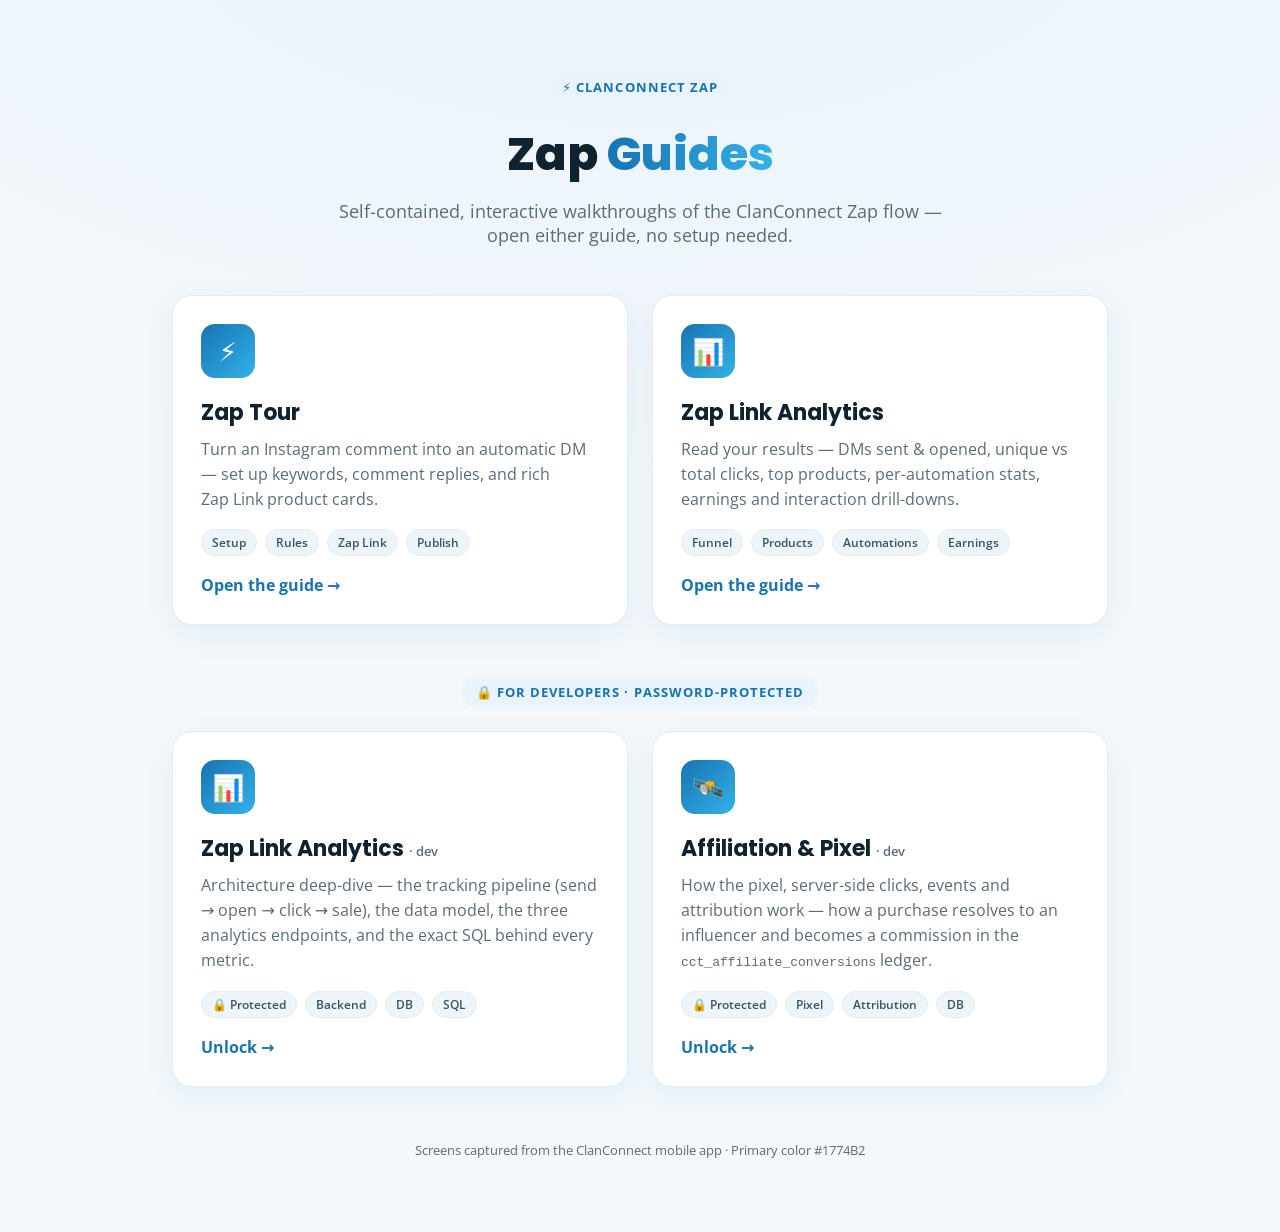
<file: index.html>
<!DOCTYPE html>
<html lang="en">
<head>
<meta charset="UTF-8" />
<meta name="viewport" content="width=device-width, initial-scale=1.0" />
<title>ClanConnect Zap — Guides</title>
<meta name="description" content="Interactive guides for ClanConnect Zap — using Zap Link and reading Zap Link Analytics." />
<link rel="preconnect" href="https://fonts.googleapis.com" />
<link rel="preconnect" href="https://fonts.gstatic.com" crossorigin />
<link href="https://fonts.googleapis.com/css2?family=Open+Sans:wght@400;500;600;700&family=Poppins:wght@500;600;700;800&display=swap" rel="stylesheet" />
<style>
  :root { --brand:#1774B2; --ink:#0f2230; --muted:#5b6b78; --bg:#f4f8fb; --card:#fff; --line:#e3edf4; }
  * { box-sizing:border-box; }
  body { margin:0; font-family:"Open Sans",system-ui,sans-serif; color:var(--ink);
         background:radial-gradient(1200px 600px at 50% -10%, #e8f3fb, var(--bg)); min-height:100vh; }
  .wrap { max-width:980px; margin:0 auto; padding:72px 22px 60px; }
  .top { text-align:center; margin-bottom:48px; }
  .badge { display:inline-block; font-size:13px; font-weight:700; letter-spacing:.08em; text-transform:uppercase;
           color:var(--brand); background:#e8f3fb; padding:6px 14px; border-radius:999px; }
  h1 { font-family:"Poppins",sans-serif; font-weight:800; font-size:clamp(30px,5vw,46px); margin:18px 0 10px; }
  h1 .g { background:linear-gradient(90deg,#1774B2,#33b1e8); -webkit-background-clip:text; background-clip:text; color:transparent; }
  .sub { color:var(--muted); font-size:18px; max-width:640px; margin:0 auto; }
  .cards { display:grid; grid-template-columns:1fr 1fr; gap:24px; margin-top:44px; }
  @media (max-width:720px){ .cards{ grid-template-columns:1fr; } .wrap{ padding-top:48px; } }
  .card { display:flex; flex-direction:column; background:var(--card); border:1px solid var(--line);
          border-radius:20px; padding:28px; text-decoration:none; color:inherit;
          box-shadow:0 10px 30px rgba(23,116,178,.08); transition:transform .18s, box-shadow .18s, border-color .18s; }
  .card:hover { transform:translateY(-4px); box-shadow:0 18px 44px rgba(23,116,178,.16); border-color:#bfe0f3; }
  .ico { width:54px; height:54px; border-radius:14px; display:grid; place-items:center; font-size:26px;
         background:linear-gradient(135deg,#1774B2,#33b1e8); color:#fff; margin-bottom:18px; }
  .card h2 { font-family:"Poppins",sans-serif; font-size:22px; margin:0 0 8px; }
  .card p { color:var(--muted); margin:0 0 18px; flex:1; line-height:1.55; }
  .meta { display:flex; gap:8px; flex-wrap:wrap; margin-bottom:18px; }
  .chip { font-size:12px; font-weight:600; color:#3a5564; background:#eef5fa; border:1px solid var(--line);
          padding:4px 10px; border-radius:999px; }
  .go { font-weight:700; color:var(--brand); }
  .foot { text-align:center; color:var(--muted); font-size:13px; margin-top:54px; }
</style>
</head>
<body>
  <div class="wrap">
    <div class="top">
      <span class="badge">⚡ ClanConnect Zap</span>
      <h1>Zap <span class="g">Guides</span></h1>
      <p class="sub">Self-contained, interactive walkthroughs of the ClanConnect Zap flow — open either guide, no setup needed.</p>
    </div>

    <div class="cards">
      <a class="card" href="zap-link/index.html">
        <div class="ico">⚡</div>
        <h2>Zap Tour</h2>
        <p>Turn an Instagram comment into an automatic DM — set up keywords, comment replies, and rich Zap&nbsp;Link product cards.</p>
        <div class="meta"><span class="chip">Setup</span><span class="chip">Rules</span><span class="chip">Zap Link</span><span class="chip">Publish</span></div>
        <span class="go">Open the guide →</span>
      </a>

      <a class="card" href="zap-link-analytics/index.html">
        <div class="ico">📊</div>
        <h2>Zap Link Analytics</h2>
        <p>Read your results — DMs sent &amp; opened, unique vs total clicks, top products, per-automation stats, earnings and interaction drill-downs.</p>
        <div class="meta"><span class="chip">Funnel</span><span class="chip">Products</span><span class="chip">Automations</span><span class="chip">Earnings</span></div>
        <span class="go">Open the guide →</span>
      </a>
    </div>

    <div style="margin-top:52px;text-align:center;">
      <span class="badge">🔒 For developers · password-protected</span>
    </div>
    <div class="cards" style="margin-top:24px;">
      <a class="card" href="dev/zap-analytics/index.html">
        <div class="ico">📊</div>
        <h2>Zap Link Analytics <span style="font-size:13px;color:var(--muted);font-family:'Open Sans',sans-serif;font-weight:600;">· dev</span></h2>
        <p>Architecture deep-dive — the tracking pipeline (send → open → click → sale), the data model, the three analytics endpoints, and the exact SQL behind every metric.</p>
        <div class="meta"><span class="chip">🔒 Protected</span><span class="chip">Backend</span><span class="chip">DB</span><span class="chip">SQL</span></div>
        <span class="go">Unlock →</span>
      </a>
      <a class="card" href="dev/affiliation/index.html">
        <div class="ico">🛰️</div>
        <h2>Affiliation &amp; Pixel <span style="font-size:13px;color:var(--muted);font-family:'Open Sans',sans-serif;font-weight:600;">· dev</span></h2>
        <p>How the pixel, server-side clicks, events and attribution work — how a purchase resolves to an influencer and becomes a commission in the <code>cct_affiliate_conversions</code> ledger.</p>
        <div class="meta"><span class="chip">🔒 Protected</span><span class="chip">Pixel</span><span class="chip">Attribution</span><span class="chip">DB</span></div>
        <span class="go">Unlock →</span>
      </a>
    </div>

    <p class="foot">Screens captured from the ClanConnect mobile app · Primary color #1774B2</p>
  </div>
</body>
</html>
</file>
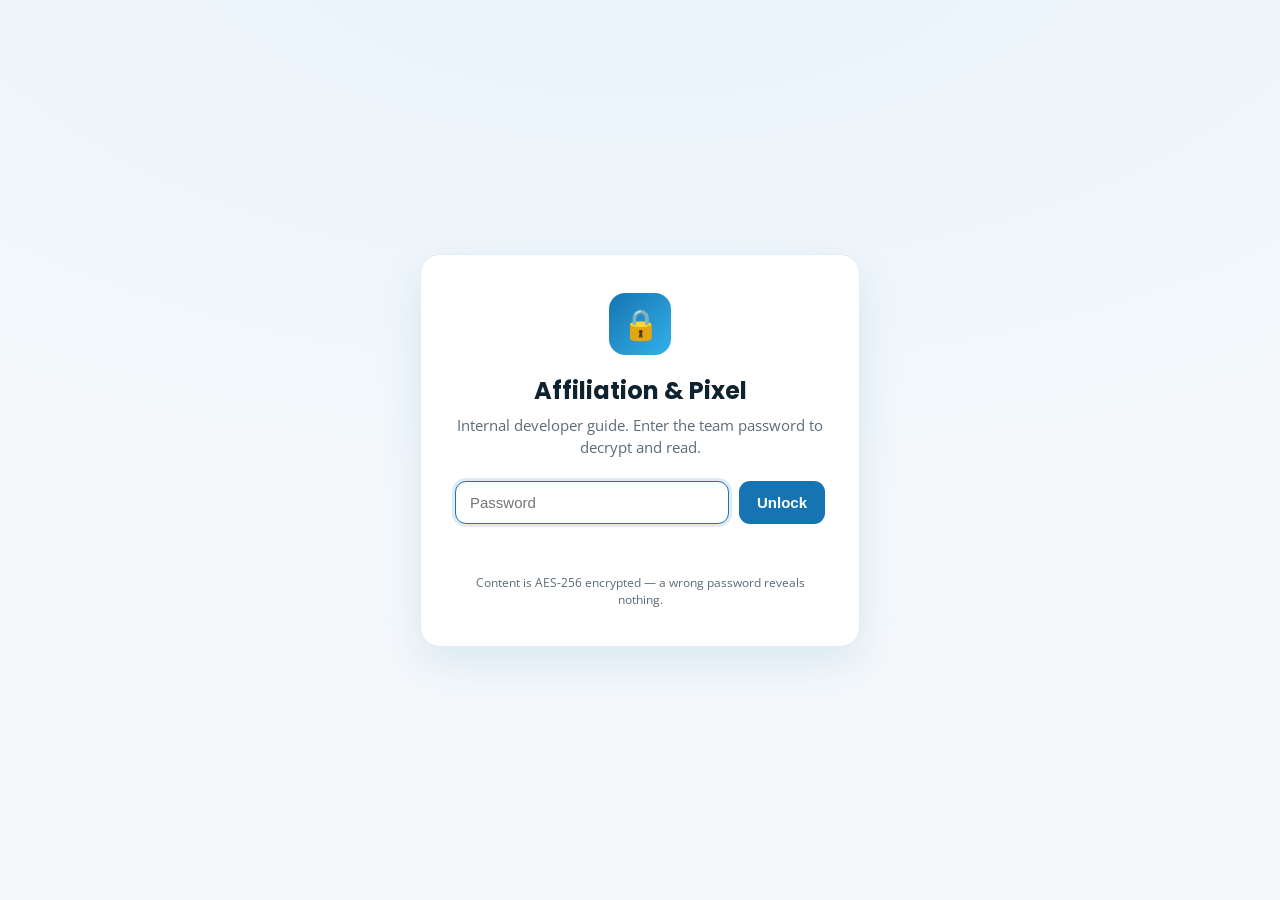
<file: dev/affiliation/index.html>
<!DOCTYPE html>
<html lang="en">
<head>
<meta charset="UTF-8" />
<meta name="viewport" content="width=device-width, initial-scale=1.0" />
<meta name="robots" content="noindex, nofollow" />
<title>Affiliation &amp; Pixel — Dev Guide (protected)</title>
<link rel="preconnect" href="https://fonts.googleapis.com" />
<link rel="preconnect" href="https://fonts.gstatic.com" crossorigin />
<link href="https://fonts.googleapis.com/css2?family=Open+Sans:wght@400;500;600;700&family=Poppins:wght@600;700;800&display=swap" rel="stylesheet" />
<link rel="stylesheet" href="../dev.css" />
</head>
<body>

<!-- Lock screen -->
<div class="lock" id="lock">
  <div class="lock-card">
    <div class="lock-ico">🔒</div>
    <h1>Affiliation &amp; Pixel</h1>
    <p>Internal developer guide. Enter the team password to decrypt and read.</p>
    <div class="lock-row">
      <input id="pw" type="password" placeholder="Password" autocomplete="off" autocapitalize="off" spellcheck="false" />
      <button id="unlockBtn">Unlock</button>
    </div>
    <div class="lock-err" id="lockErr"></div>
    <div class="lock-foot">Content is AES-256 encrypted — a wrong password reveals nothing.</div>
  </div>
</div>

<!-- Decrypted content gets injected here -->
<div class="doc" id="doc" style="display:none"></div>

<script src="content.enc.js"></script>
<script src="../crypto.js"></script>
</body>
</html>
</file>
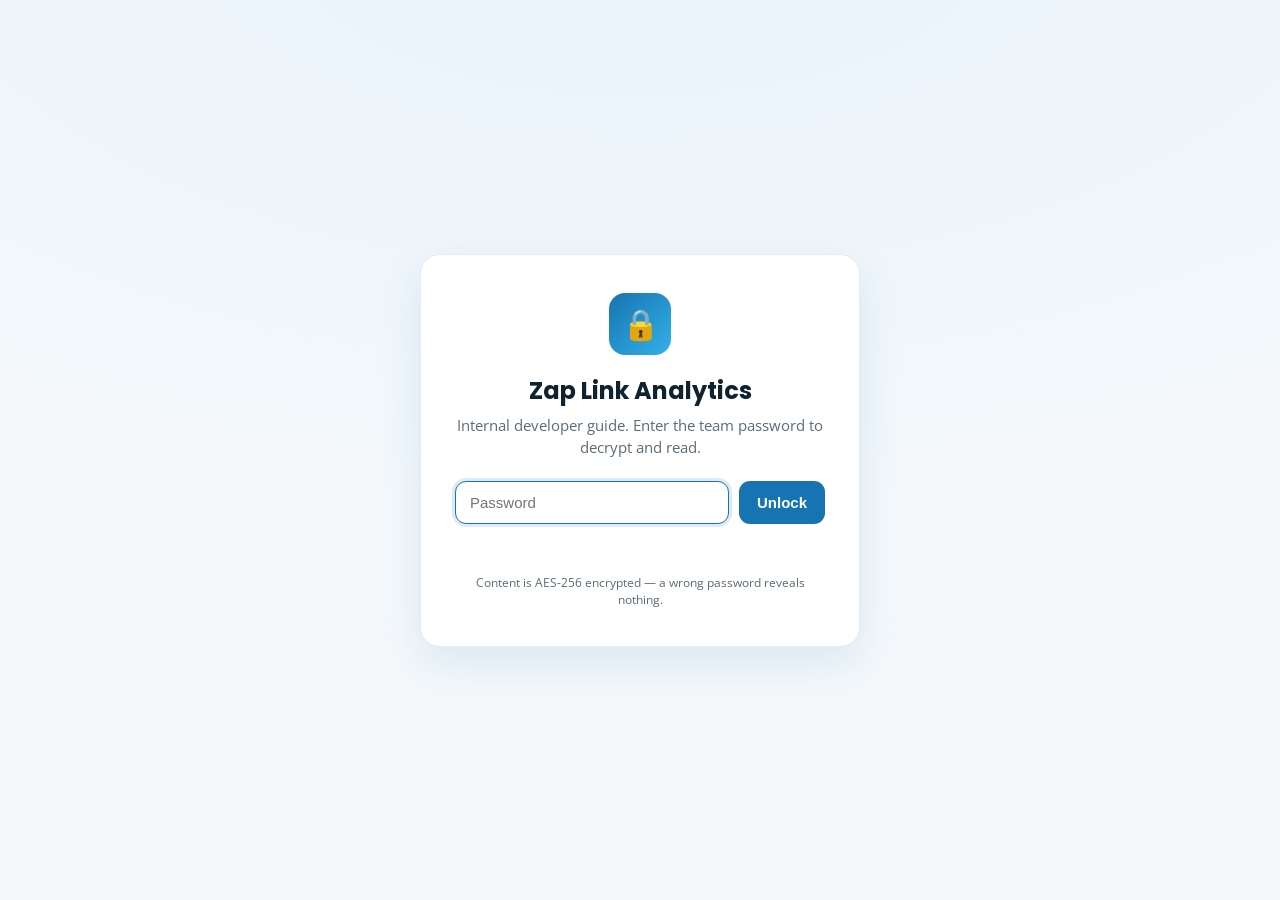
<file: dev/zap-analytics/index.html>
<!DOCTYPE html>
<html lang="en">
<head>
<meta charset="UTF-8" />
<meta name="viewport" content="width=device-width, initial-scale=1.0" />
<meta name="robots" content="noindex, nofollow" />
<title>Zap Link Analytics — Dev Guide (protected)</title>
<link rel="preconnect" href="https://fonts.googleapis.com" />
<link rel="preconnect" href="https://fonts.gstatic.com" crossorigin />
<link href="https://fonts.googleapis.com/css2?family=Open+Sans:wght@400;500;600;700&family=Poppins:wght@600;700;800&display=swap" rel="stylesheet" />
<link rel="stylesheet" href="../dev.css" />
</head>
<body>

<!-- Lock screen -->
<div class="lock" id="lock">
  <div class="lock-card">
    <div class="lock-ico">🔒</div>
    <h1>Zap Link Analytics</h1>
    <p>Internal developer guide. Enter the team password to decrypt and read.</p>
    <div class="lock-row">
      <input id="pw" type="password" placeholder="Password" autocomplete="off" autocapitalize="off" spellcheck="false" />
      <button id="unlockBtn">Unlock</button>
    </div>
    <div class="lock-err" id="lockErr"></div>
    <div class="lock-foot">Content is AES-256 encrypted — a wrong password reveals nothing.</div>
  </div>
</div>

<!-- Decrypted content gets injected here -->
<div class="doc" id="doc" style="display:none"></div>

<script src="content.enc.js"></script>
<script src="../crypto.js"></script>
</body>
</html>
</file>
<file: dev/dev.css>
/* ===== ClanConnect — Developer guides (shared) ===== */
:root{
  --brand:#1774B2; --brand-2:#33b1e8; --ink:#0f2230; --muted:#5b6b78;
  --bg:#f4f8fb; --card:#fff; --line:#e3edf4; --code-bg:#0e1b26; --code-ink:#d6e6f2;
  --ok:#16a34a; --warn:#d97706; --err:#dc2626; --accent:#7c3aed;
}
*{box-sizing:border-box}
html{scroll-behavior:smooth}
body{margin:0;font-family:"Open Sans",system-ui,sans-serif;color:var(--ink);
  background:radial-gradient(1200px 600px at 50% -10%, #e8f3fb, var(--bg));}
a{color:var(--brand)}
code{font-family:"SFMono-Regular",ui-monospace,Menlo,Consolas,monospace;font-size:.88em;
  background:#eef5fa;border:1px solid var(--line);border-radius:5px;padding:1px 6px;color:#0b3a57}

/* ---- Lock screen ---- */
.lock{min-height:100vh;display:grid;place-items:center;padding:24px}
.lock-card{background:var(--card);border:1px solid var(--line);border-radius:20px;max-width:440px;width:100%;
  padding:38px 34px;text-align:center;box-shadow:0 16px 44px rgba(23,116,178,.12)}
.lock-ico{width:62px;height:62px;border-radius:16px;display:grid;place-items:center;font-size:30px;margin:0 auto 18px;
  background:linear-gradient(135deg,var(--brand),var(--brand-2));color:#fff}
.lock-card h1{font-family:"Poppins",sans-serif;font-size:24px;margin:0 0 6px}
.lock-card p{color:var(--muted);margin:0 0 22px;font-size:15px;line-height:1.5}
.lock-row{display:flex;gap:10px}
.lock input{flex:1;padding:12px 14px;border:1px solid #cfe0ec;border-radius:11px;font-size:15px;outline:none}
.lock input:focus{border-color:var(--brand);box-shadow:0 0 0 3px rgba(23,116,178,.14)}
.lock button{padding:12px 18px;border:0;border-radius:11px;background:var(--brand);color:#fff;font-weight:700;cursor:pointer;font-size:15px}
.lock button:disabled{opacity:.6;cursor:default}
.lock-err{color:var(--err);font-size:13px;margin-top:12px;min-height:18px;font-weight:600}
.lock-foot{color:var(--muted);font-size:12px;margin-top:20px}

/* ---- Doc shell ---- */
.doc{max-width:1080px;margin:0 auto;padding:0 22px 80px}
.docbar{position:sticky;top:0;z-index:30;background:rgba(255,255,255,.92);backdrop-filter:blur(8px);
  border-bottom:1px solid var(--line);display:flex;align-items:center;gap:14px;padding:12px 22px;margin:0 -22px 0}
.docbar .b{font-family:"Poppins",sans-serif;font-weight:800;display:flex;align-items:center;gap:8px}
.docbar .b .dot{width:26px;height:26px;border-radius:8px;display:grid;place-items:center;color:#fff;font-size:15px;
  background:linear-gradient(135deg,var(--brand),var(--brand-2))}
.docbar nav{margin-left:auto;display:flex;gap:16px;flex-wrap:wrap;font-size:14px;font-weight:600}
.docbar nav a{color:#3a5564;text-decoration:none}
.docbar nav a:hover{color:var(--brand)}
@media(max-width:820px){.docbar nav{display:none}}

.hero-d{padding:46px 0 8px}
.hero-d .eyebrow{display:inline-block;font-size:12px;font-weight:700;letter-spacing:.08em;text-transform:uppercase;
  color:var(--brand);background:#e8f3fb;padding:5px 12px;border-radius:999px}
.hero-d h1{font-family:"Poppins",sans-serif;font-weight:800;font-size:clamp(28px,5vw,42px);margin:16px 0 8px;line-height:1.1}
.hero-d .lead{color:var(--muted);font-size:18px;max-width:760px;line-height:1.6;margin:0}

h2.sec{font-family:"Poppins",sans-serif;font-size:26px;margin:54px 0 6px;padding-top:10px;border-top:1px solid var(--line)}
h2.sec .n{color:var(--brand);font-weight:800;margin-right:8px}
h3.sub{font-family:"Poppins",sans-serif;font-size:19px;margin:28px 0 8px}
p,li{line-height:1.65}
.muted{color:var(--muted)}
.tag{display:inline-block;font-size:11.5px;font-weight:700;border-radius:999px;padding:2px 9px;letter-spacing:.02em}
.tag.get{background:#e8f7ee;color:#138a4e} .tag.post{background:#eef0ff;color:#4f46e5}
.tag.tbl{background:#fff3e6;color:#b25a14} .tag.fn{background:#f1eafe;color:#7c3aed}

/* code blocks */
pre{background:var(--code-bg);color:var(--code-ink);border-radius:12px;padding:16px 18px;overflow:auto;
  font-family:"SFMono-Regular",ui-monospace,Menlo,Consolas,monospace;font-size:13px;line-height:1.55;
  border:1px solid #16303f;box-shadow:inset 0 0 0 1px rgba(255,255,255,.02)}
pre .c{color:#6b8aa0} pre .k{color:#8fd3ff} pre .s{color:#b8e6a0} pre .t{color:#ffd27a}
.codecap{font-size:12px;color:var(--muted);margin:14px 0 4px;font-weight:600;text-transform:uppercase;letter-spacing:.04em}

/* schema table */
table.schema{width:100%;border-collapse:collapse;margin:14px 0;font-size:14px;background:var(--card);
  border:1px solid var(--line);border-radius:12px;overflow:hidden}
table.schema th,table.schema td{text-align:left;padding:9px 12px;border-bottom:1px solid var(--line);vertical-align:top}
table.schema th{background:#f0f6fb;font-size:12px;text-transform:uppercase;letter-spacing:.04em;color:#3a5564}
table.schema tr:last-child td{border-bottom:0}
table.schema td code{background:transparent;border:0;padding:0;color:#0b3a57;font-weight:600}

/* cards / callouts */
.callout{display:flex;gap:12px;align-items:flex-start;background:var(--card);border:1px solid var(--line);
  border-left:4px solid var(--brand);border-radius:12px;padding:14px 16px;margin:18px 0}
.callout.info{border-left-color:var(--brand)} .callout.warn{border-left-color:var(--warn)}
.callout.ok{border-left-color:var(--ok)} .callout.err{border-left-color:var(--err)}
.callout .i{font-size:18px;line-height:1.4}
.grid2{display:grid;grid-template-columns:1fr 1fr;gap:16px;margin:16px 0}
@media(max-width:760px){.grid2{grid-template-columns:1fr}}
.box{background:var(--card);border:1px solid var(--line);border-radius:14px;padding:16px 18px}
.box h4{margin:0 0 6px;font-family:"Poppins",sans-serif;font-size:15px}

/* pipeline */
.pipe{display:flex;flex-direction:column;gap:0;margin:16px 0}
.pipe .step{background:var(--card);border:1px solid var(--line);border-radius:12px;padding:13px 16px}
.pipe .step b{color:var(--brand)}
.pipe .arrow{align-self:center;color:#9fb6c6;font-size:18px;padding:4px 0}
.path{font-family:"SFMono-Regular",ui-monospace,monospace;font-size:12.5px;background:#eef5fa;border:1px solid var(--line);
  border-radius:6px;padding:1px 7px;color:#0b3a57;white-space:nowrap}

.footer-d{margin-top:60px;padding-top:22px;border-top:1px solid var(--line);color:var(--muted);font-size:13px}
.to-top{position:fixed;right:18px;bottom:18px;width:42px;height:42px;border-radius:50%;border:0;cursor:pointer;
  background:var(--brand);color:#fff;font-size:18px;box-shadow:0 8px 20px rgba(23,116,178,.3);opacity:0;transition:.2s}
.to-top.show{opacity:1}
</file>
